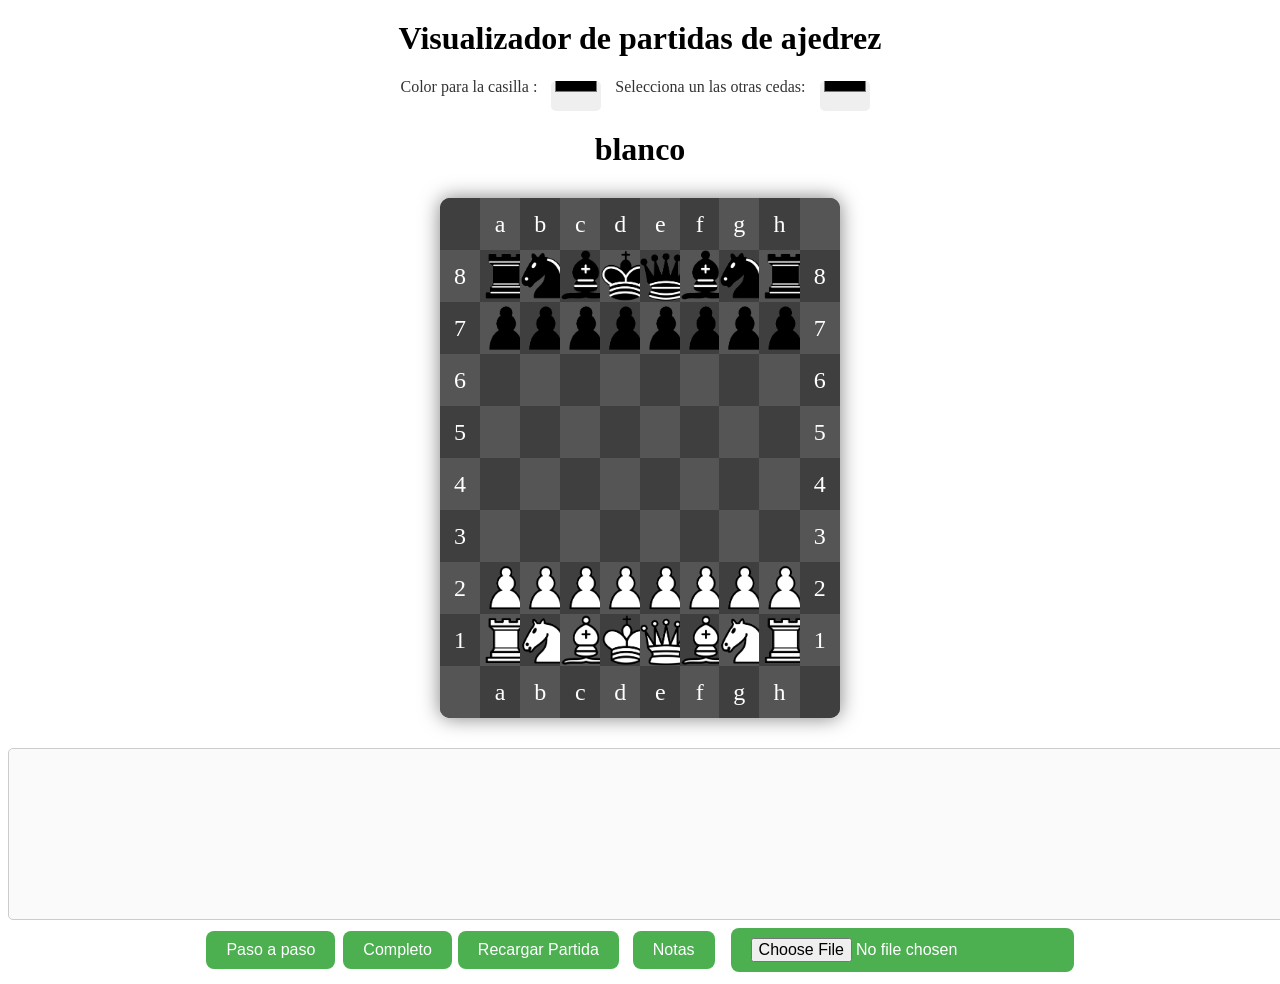
<file: visualizador/visualizador.html>
<!DOCTYPE html>
<html lang="en">

<head>
    <link rel="stylesheet" href="css/style.css">
    <meta charset="UTF-8">
    <meta name="viewport" content="width=device-width, initial-scale=1.0">
    <title>Visualizador</title>
    <script src="./js/funciones.js"></script>
</head>

<body onload="iniciar()">
    <center><h1>Visualizador de partidas de ajedrez</h1>
        <div id="colorPickers">
            <label for="color1">Color para la casilla :</label>
            <input type="color" id="color1" class="colorPicker" onchange="cambiarColor(['1','3','5','7','9','12','14','16','18','20','21','23','25','27','29','32','34','36','38','40','41','43','45','47','49','52','54','56','58','60','61','63','65','67','69','72','74','76','78','80','81','83','85','87','89','92','94','96','98','100'], this.value)">
            <label for="color2">Selecciona un las otras cedas:</label>
            <input type="color" id="color2" class="colorPicker" onchange="cambiarColor(['2','4','6','8','10','11','13','15','17','19','22','24','26','28','30','31','33','35','37','39','42','44','46','48','50','51','53','55','57','59','62','64','66','68','70','71','73','75','77','79','82','84','86','88','90','91','93','95','97','99'], this.value)">
        </div>

    <table id="Tablero">

        <tr>
            <td id="1" class="primera-celda"></td >
            <td id="2">a</td >
            <td id="3">b</td >
            <td id="4">c</td >
            <td id="5">d</td >
            <td id="6">e</td >
            <td id="7">f</td >
            <td id="8">g</td >
            <td id="9">h</td >
            <td id="10"></td >
        </tr>

        <tr>
            <td id="11" >8</td >
            <td id="12" ></td >
            <td id="13"></td >
            <td id="14"></td >
            <td id="15"></td >
            <td id="16"></td >
            <td id="17"></td >
            <td id="18"></td >
            <td id="19"></td >
            <td id="20">8</td >
        </tr>

        <tr>
            <td id="21">7</td >
            <td id="22"></td >
            <td id="23"></td >
            <td id="24"></td >
            <td id="25"></td >
            <td id="26"></td >
            <td id="27"></td >
            <td id="28"></td >
            <td id="29"></td >
            <td id="30">7</td >
        </tr>

        <tr>
            <td id="31">6</td >
            <td id="32"></td >
            <td id="33"></td >
            <td id="34"></td >
            <td id="35"></td >
            <td id="36"></td >
            <td id="37"></td >
            <td id="38"></td >
            <td id="39"></td >
            <td id="40">6</td >
        </tr>

        <tr>
            <td id="41">5</td >
            <td id="42"></td >
            <td id="43"></td >
            <td id="44"></td >
            <td id="45"></td >
            <td id="46"></td >
            <td id="47"></td >
            <td id="48"></td >
            <td id="49"></td >
            <td id="50">5</td >
        </tr>
        <h1><p id="turno">blanco</p>
        <tr>
            <td id="51">4</td >
            <td id="52"></td >
            <td id="53"></td >
            <td id="54"></td >
            <td id="55"></td >
            <td id="56"></td >
            <td id="57"></td >
            <td id="58"></td >
            <td id="59"></td >
            <td id="60">4</td >
        </tr>

        <tr>
            <td id="61">3</td >
            <td id="62"></td >
            <td id="63"></td >
            <td id="64"></td >
            <td id="65"></td >
            <td id="66"></td >
            <td id="67"></td >
            <td id="68"></td >
            <td id="69"></td >
            <td id="70">3</td >
        </tr>

        <tr>
            <td id="71">2</td >
            <td id="72"></td >
            <td id="73"></td >
            <td id="74"></td >
            <td id="75"></td >
            <td id="76"></td >
            <td id="77"></td >
            <td id="78"></td >
            <td id="79"></td >
            <td id="80">2</td >
        </tr>

        <tr>
            <td id="81">1</td >
            <td id="82"></td >
            <td id="83"></td >
            <td id="84"></td >
            <td id="85"></td >
            <td id="86"></td >
            <td id="87"></td >
            <td id="88"></td >
            <td id="89"></td >
            <td id="90">1</td >
        </tr>

        <tr>
            <td id="91"></td >
            <td id="92">a</td >
            <td id="93">b</td >
            <td id="94">c</td >
            <td id="95">d</td >
            <td id="96">e</td >
            <td id="97">f</td >
            <td id="98">g</td >
            <td id="99">h</td >
            <td id="100"></td >
        </tr>

    </table>

    <textarea name="" id="texto" cols="30" rows="10" disabled></textarea>
    <button class="button1" onclick="pasoApaso()">Paso a paso</button>
    <button class="button2" id="boton">Completo</button>
    <button onclick="location.reload();">Recargar Partida</button>
    <button onclick="mostrarAlerta()">Notas</button>
    <input class="button3" type="file" name="Cargar partida" id="cargarBoton" onchange="cargarPartida()">
   
   
    
    <p id="out"></p></h1>
</center>
<script>
function cambiarColor(casillas, color) {
            casillas.forEach(function(casilla) {
                document.getElementById(casilla).style.backgroundColor = color;
            });
        }
</script>
</body>

</html>
</file>
<file: visualizador/css/style.css>
/* Estilos para la tabla */
table {
    border-collapse: collapse;
    width: 400px;
    height: 400px;
    margin: 30px auto;
    border-radius: 10px;
    overflow: hidden; 
    box-shadow: 0 0 20px rgba(0, 0, 0, 0.5); 
    background: linear-gradient(45deg, #1c1c1c, #383838); 
  }
  
  /* Estilos para las celdas */
  td {
    width: 50px;
    height: 50px;
    text-align: center;
    font-size: 24px;
    color: #fff; /* Texto en blanco */
  }
  
  /* Estilos para celdas pares e impares */
  tr:nth-child(odd) td:nth-child(odd),
  tr:nth-child(even) td:nth-child(even) {
    background-color: #3f3f3f; 
  }
  
  tr:nth-child(odd) td:nth-child(even),
  tr:nth-child(even) td:nth-child(odd) {
    background-color: #555; 
  }
  
  /* Estilos para el mensaje */
  #reinasColoca, #reinasColoca1 {
    color: #fff; /* Texto en blanco */
    font-size: 16px;
    margin-bottom: 10px;
  }
  
  /* Estilos para el contenedor */
div {
    margin-bottom: 20px;
  }
  
  /* Estilos para el select */
  select {
    font-size: 16px;
    padding: 8px;
    border-radius: 5px;
    border: 1px solid #ccc;
  }
  
/* Estilos para el textarea */
textarea {
    width: 100%;
    padding: 10px;
    border-radius: 5px;
    border: 1px solid #ccc;
    resize: none;
  }
  /* Estilos para los botones */
  .button1, .button2, .button3 {
    background-color: #4CAF50; /* Color de fondo */
    border: none;
    color: white;
    padding: 10px 20px; /* Espaciado interno */
    text-align: center;
    text-decoration: none;
    display: inline-block;
    font-size: 16px;
    margin: 4px 2px;
    cursor: pointer;
    border-radius: 8px;
    transition-duration: 0.4s; /* Duración de la transición */
  }
  
  .button1:hover, .button2:hover, .button3:hover {
    background-color: #45a049; /* Cambio de color al pasar el ratón */
  }
  
  /* Estilos para el input de tipo file */
  .input[type="file"] {
    display: none; /* Ocultar el input file */
  }
  
  /* Estilos para los encabezados */
  h1 {
    margin-top: 20px;
  }
  
  /* Estilos para el párrafo */
  p {
    margin: 0;
  }
  
/* Estilos para el botón de recargar partida */
button {
    background-color: #4CAF50; /* Color de fondo */
    border: none;
    color: white;
    padding: 10px 20px; /* Espaciado interno */
    text-align: center;
    text-decoration: none;
    display: inline-block;
    font-size: 16px;
    margin-right: 10px; /* Margen a la derecha para separar los botones */
    cursor: pointer;
    border-radius: 8px;
    transition-duration: 0.4s; /* Duración de la transición */
  }
  
  button:hover {
    background-color: #45a049; /* Cambio de color al pasar el ratón */
  }
  
  /* Estilos para el input de tipo file 
  .input[type="file"] {
    background-color: #4CAF50; /* Color de fondo 
    border: none;
    color: white;
    padding: 10px 20px; /* Espaciado interno 
    text-align: center;
    text-decoration: none;
    display: inline-block;
    font-size: 16px;
    cursor: pointer;
    border-radius: 8px;
    transition-duration: 0.4s; /* Duración de la transición 
  }
  */
  .input[type="file"]:hover {
    background-color: #45a049; /* Cambio de color al pasar el ratón */
  }
  
  /* Estilos para el botón de Test */
  .input[type="button"] {
    background-color: #4CAF50; /* Color de fondo */
    border: none;
    color: white;
    padding: 10px 20px; /* Espaciado interno */
    text-align: center;
    text-decoration: none;
    display: inline-block;
    font-size: 16px;
    margin-left: 10px; /* Margen a la izquierda para separar los botones */
    cursor: pointer;
    border-radius: 8px;
    transition-duration: 0.4s; /* Duración de la transición */
  }
  
  .input[type="button"]:hover {
    background-color: #45a049; /* Cambio de color al pasar el ratón */
  }
  
  /* Estilos para el contenedor de selectores de colores */
#colorPickers {
  margin-bottom: 20px;
}

/* Estilos para las etiquetas */
#colorPickers label {
  margin-right: 10px;
}

/* Estilos para los selectores de color */
.colorPicker {
  width: 50px;
  height: 30px;
  border: none;
  border-radius: 5px;
  cursor: pointer;
  margin-right: 10px;
}

/* Estilos para el color seleccionado */
.colorPicker::after {
  content: "";
  display: block;
  width: 100%;
  height: 100%;
  border-radius: 5px;
}

/* Estilos para el texto de las etiquetas */
#colorPickers label {
  font-size: 16px;
  color: #333;
}
</file>
